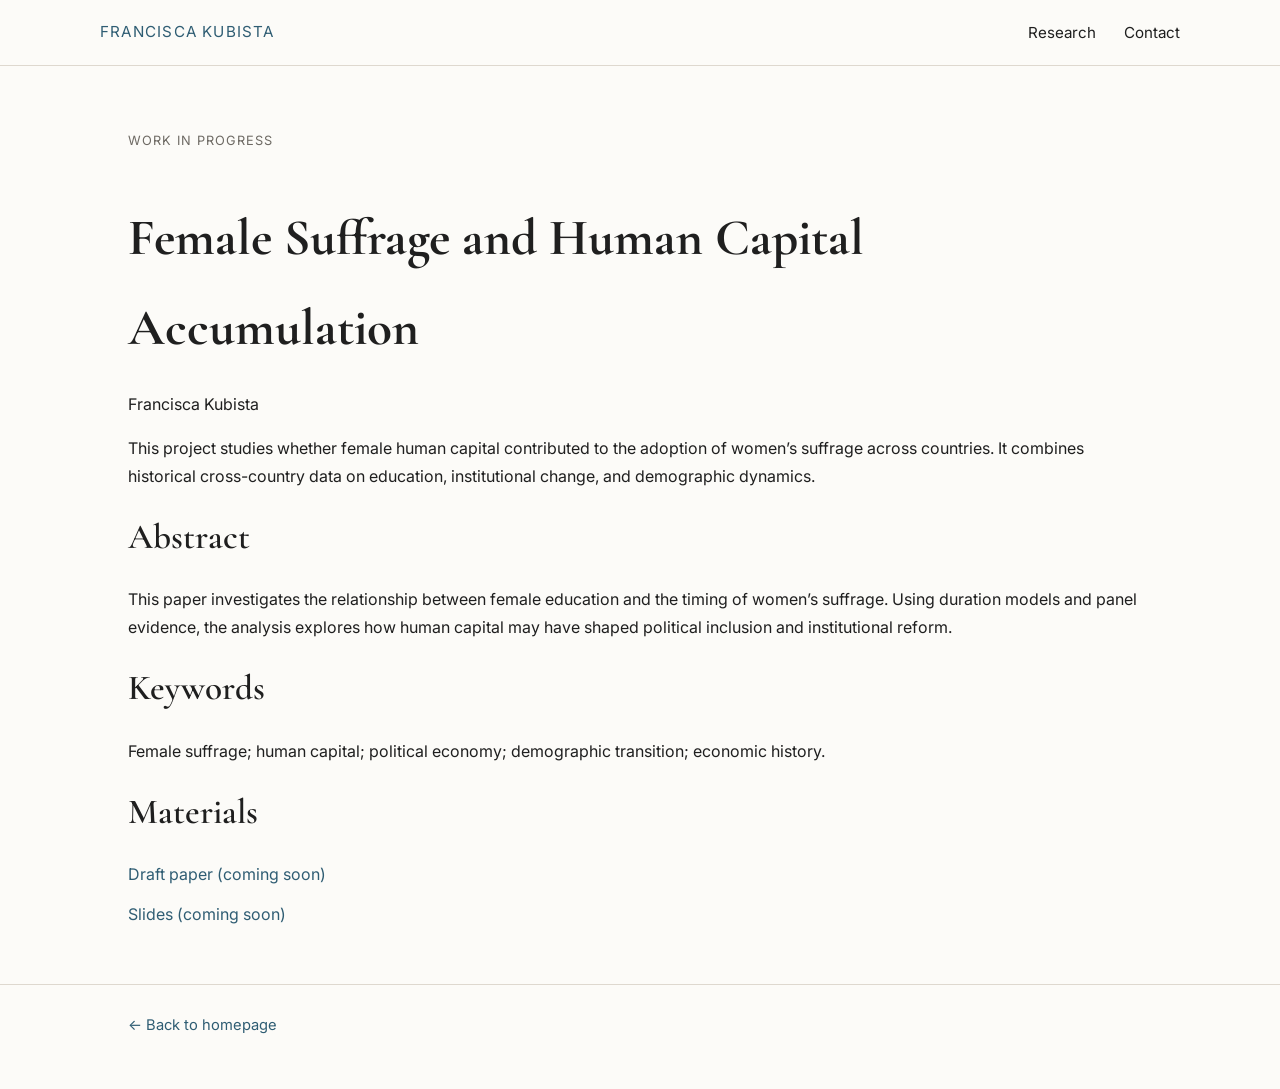
<file: papers/suffrage.html>
<!DOCTYPE html>
<html lang="en">
<head>
  <meta charset="UTF-8">
  <meta name="viewport" content="width=device-width, initial-scale=1">
  <title>Female Suffrage and Human Capital Accumulation</title>
  <link rel="stylesheet" href="../style.css">
</head>
<body>

  <header class="site-header">
    <div class="container nav">
      <div class="brand"><a href="../index.html">Francisca Kubista</a></div>
      <nav class="nav-links">
        <a href="../index.html#research">Research</a>
        <a href="../index.html#contact">Contact</a>
      </nav>
    </div>
  </header>

  <main class="container">
    <section class="section" style="border-top:none; padding-top: 64px;">
      <div class="smallcaps">Work in progress</div>
      <h1 style="font-family: 'Cormorant Garamond', serif; font-size: 3.2rem; margin-bottom: 10px;">
        Female Suffrage and Human Capital Accumulation
      </h1>
      <p class="subtitle">Francisca Kubista</p>

      <p>
        This project studies whether female human capital contributed to the adoption
        of women’s suffrage across countries. It combines historical cross-country data
        on education, institutional change, and demographic dynamics.
      </p>

      <h2>Abstract</h2>
      <p>
        This paper investigates the relationship between female education and the timing
        of women’s suffrage. Using duration models and panel evidence, the analysis
        explores how human capital may have shaped political inclusion and institutional reform.
      </p>

      <h2>Keywords</h2>
      <p>Female suffrage; human capital; political economy; demographic transition; economic history.</p>

      <h2>Materials</h2>
      <ul class="clean">
        <li><a href="#">Draft paper (coming soon)</a></li>
        <li><a href="#">Slides (coming soon)</a></li>
      </ul>
    </section>
  </main>

  <footer class="footer">
    <div class="container">
      <a href="../index.html">← Back to homepage</a>
    </div>
  </footer>

</body>
</html>
</file>
<file: style.css>
@import url('https://fonts.googleapis.com/css2?family=Inter:wght@300;400;500;600&family=Cormorant+Garamond:wght@500;600;700&display=swap');

:root {
  --bg: #fcfbf8;
  --text: #1f1f1f;
  --muted: #6e6a64;
  --line: #ded8cf;
  --accent: #2f5d73;
  --accent-soft: #edf3f6;
  --maxw: 1080px;
}

* {
  box-sizing: border-box;
}

html {
  scroll-behavior: smooth;
}

body {
  margin: 0;
  background: var(--bg);
  color: var(--text);
  font-family: 'Inter', sans-serif;
  line-height: 1.75;
}

a {
  color: var(--accent);
  text-decoration: none;
}

a:hover {
  text-decoration: underline;
}

.container {
  max-width: var(--maxw);
  margin: 0 auto;
  padding: 0 28px;
}

.site-header {
  border-bottom: 1px solid var(--line);
  background: rgba(252, 251, 248, 0.92);
  backdrop-filter: blur(8px);
  position: sticky;
  top: 0;
  z-index: 10;
}

.nav {
  display: flex;
  justify-content: space-between;
  align-items: center;
  padding: 18px 0;
}

.brand {
  font-size: 0.95rem;
  letter-spacing: 0.08em;
  text-transform: uppercase;
  color: var(--muted);
}

.nav-links a {
  margin-left: 24px;
  font-size: 0.95rem;
  color: var(--text);
}

.hero {
  display: grid;
  grid-template-columns: 1.25fr 0.75fr;
  gap: 56px;
  padding: 72px 0 56px;
  align-items: start;
}

.hero-text h1 {
  font-family: 'Cormorant Garamond', serif;
  font-size: 4rem;
  line-height: 0.95;
  margin: 0 0 16px 0;
  font-weight: 600;
}

.hero-text .subtitle {
  font-size: 1.05rem;
  color: var(--muted);
  margin-bottom: 22px;
}

.hero-text p {
  max-width: 680px;
  font-size: 1rem;
}

.hero-links {
  margin-top: 28px;
  display: flex;
  flex-wrap: wrap;
  gap: 12px;
}

.button-link {
  border: 1px solid var(--line);
  padding: 10px 16px;
  border-radius: 999px;
  color: var(--text);
  background: white;
  transition: 0.2s ease;
}

.button-link:hover {
  background: var(--accent-soft);
  text-decoration: none;
}

.hero-photo {
  display: flex;
  justify-content: center;
}

.hero-photo img {
  width: 100%;
  max-width: 320px;
  border-radius: 22px;
  object-fit: cover;
  border: 1px solid var(--line);
  box-shadow: 0 18px 40px rgba(0,0,0,0.06);
}

.section {
  padding: 44px 0;
  border-top: 1px solid var(--line);
}

.section h2 {
  font-family: 'Cormorant Garamond', serif;
  font-size: 2.2rem;
  margin: 0 0 18px;
  font-weight: 600;
}

.section-intro {
  max-width: 760px;
  color: var(--muted);
  margin-bottom: 28px;
}

.research-list {
  display: grid;
  gap: 18px;
}

.paper-card {
  background: white;
  border: 1px solid var(--line);
  border-radius: 18px;
  padding: 24px 24px 20px;
  transition: transform 0.2s ease, box-shadow 0.2s ease;
}

.paper-card:hover {
  transform: translateY(-2px);
  box-shadow: 0 12px 28px rgba(0,0,0,0.05);
}

.paper-meta {
  font-size: 0.9rem;
  color: var(--muted);
  margin-bottom: 8px;
}

.paper-title {
  font-size: 1.2rem;
  margin: 0 0 10px;
  font-weight: 600;
}

.paper-desc {
  margin: 0 0 14px;
  color: #444;
}

.paper-links a {
  margin-right: 16px;
  font-size: 0.95rem;
}

.two-col {
  display: grid;
  grid-template-columns: 1fr 1fr;
  gap: 42px;
}

.footer {
  border-top: 1px solid var(--line);
  padding: 28px 0 50px;
  color: var(--muted);
  font-size: 0.92rem;
}

.smallcaps {
  letter-spacing: 0.08em;
  text-transform: uppercase;
  font-size: 0.8rem;
  color: var(--muted);
}

ul.clean {
  list-style: none;
  padding: 0;
  margin: 0;
}

ul.clean li {
  margin-bottom: 12px;
}

@media (max-width: 900px) {
  .hero,
  .two-col {
    grid-template-columns: 1fr;
  }

  .hero-text h1 {
    font-size: 3.1rem;
  }

  .hero-photo {
    justify-content: flex-start;
  }

  .nav {
    flex-direction: column;
    align-items: flex-start;
    gap: 12px;
  }

  .nav-links a {
    margin-left: 0;
    margin-right: 18px;
  }
}
</file>
